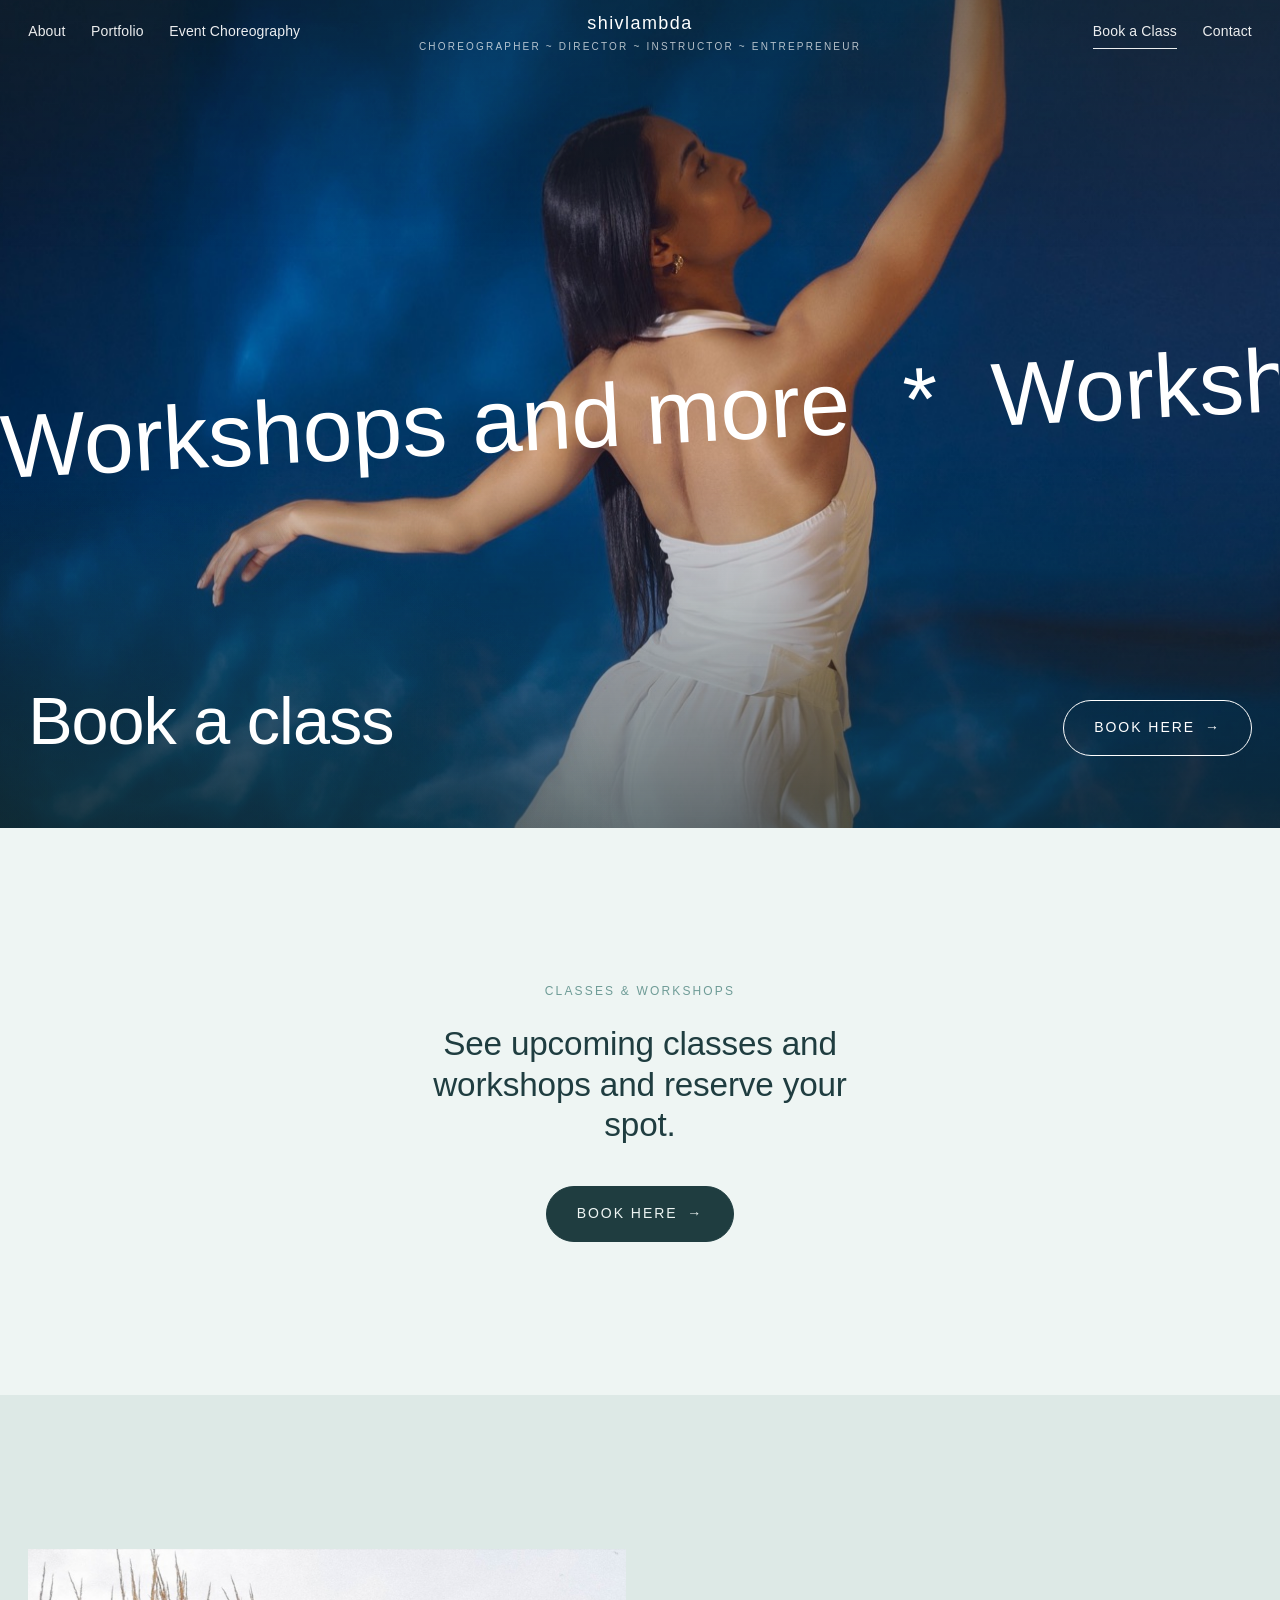
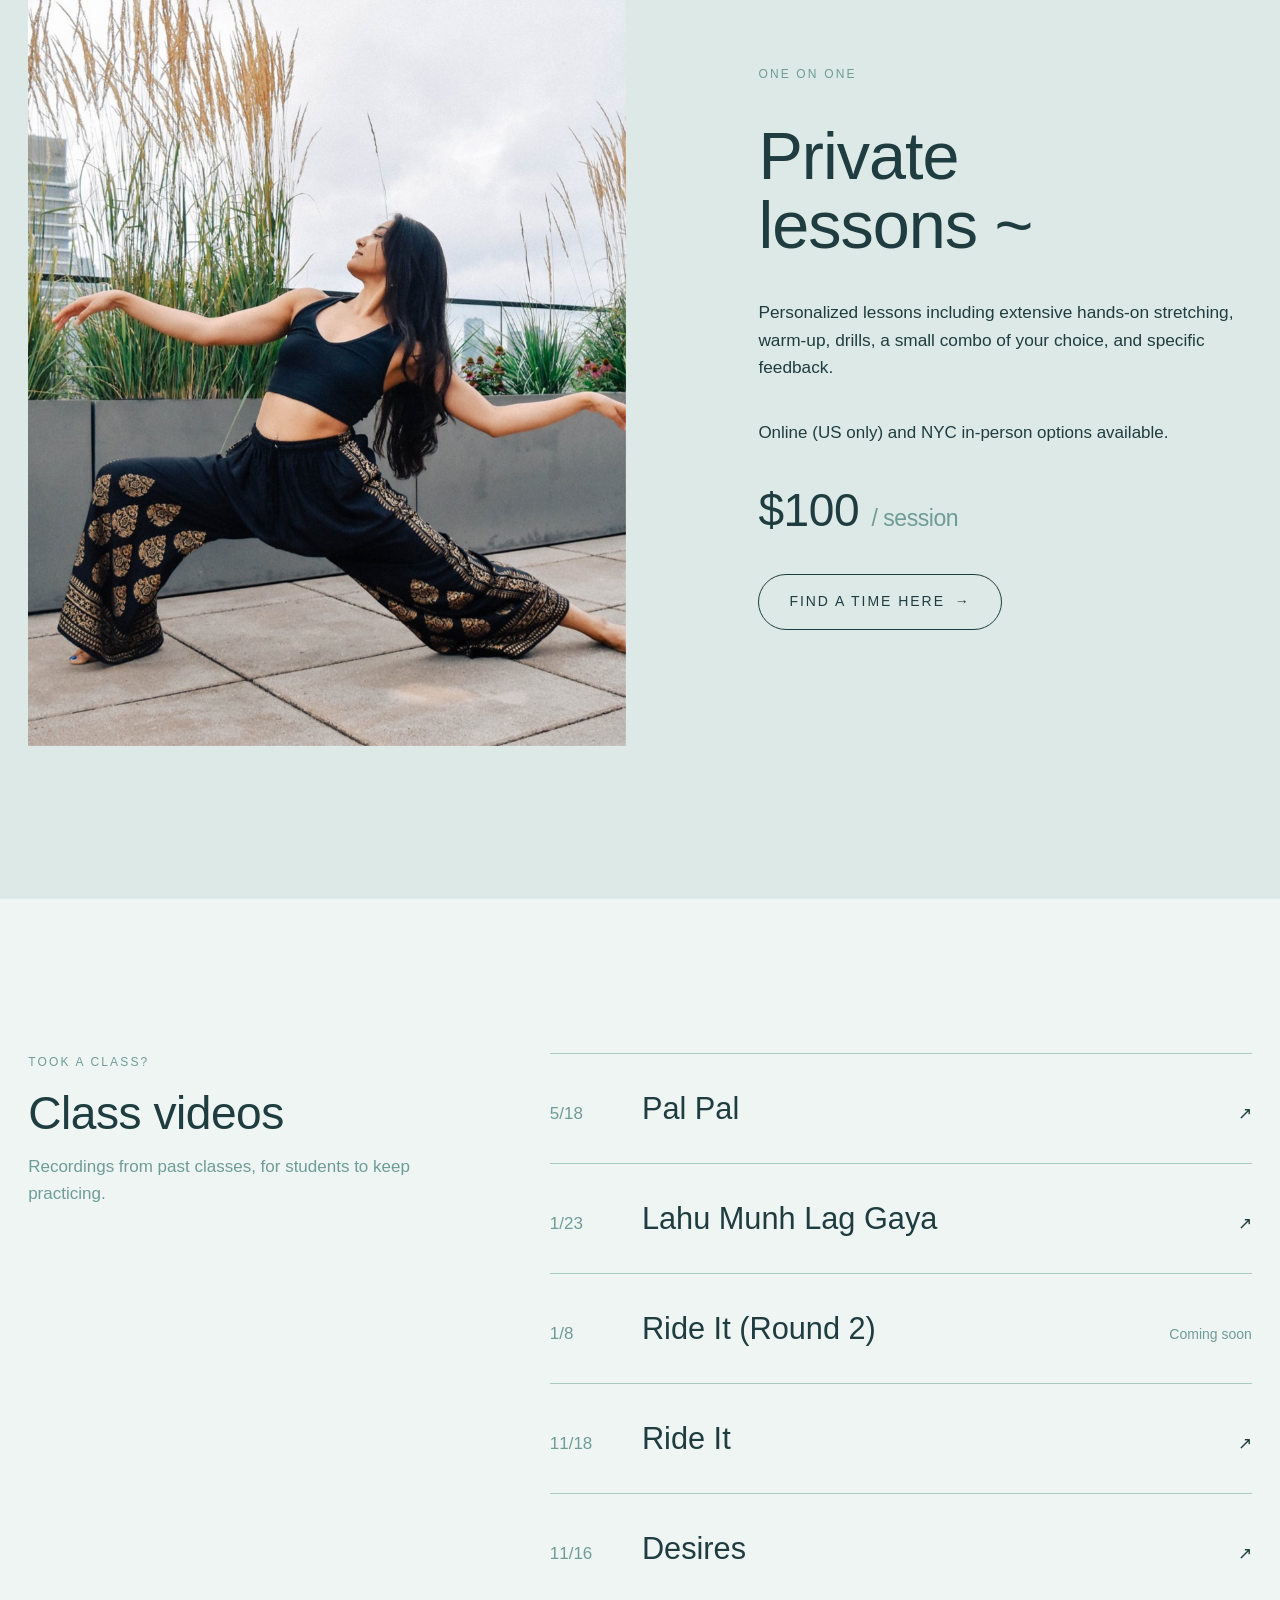
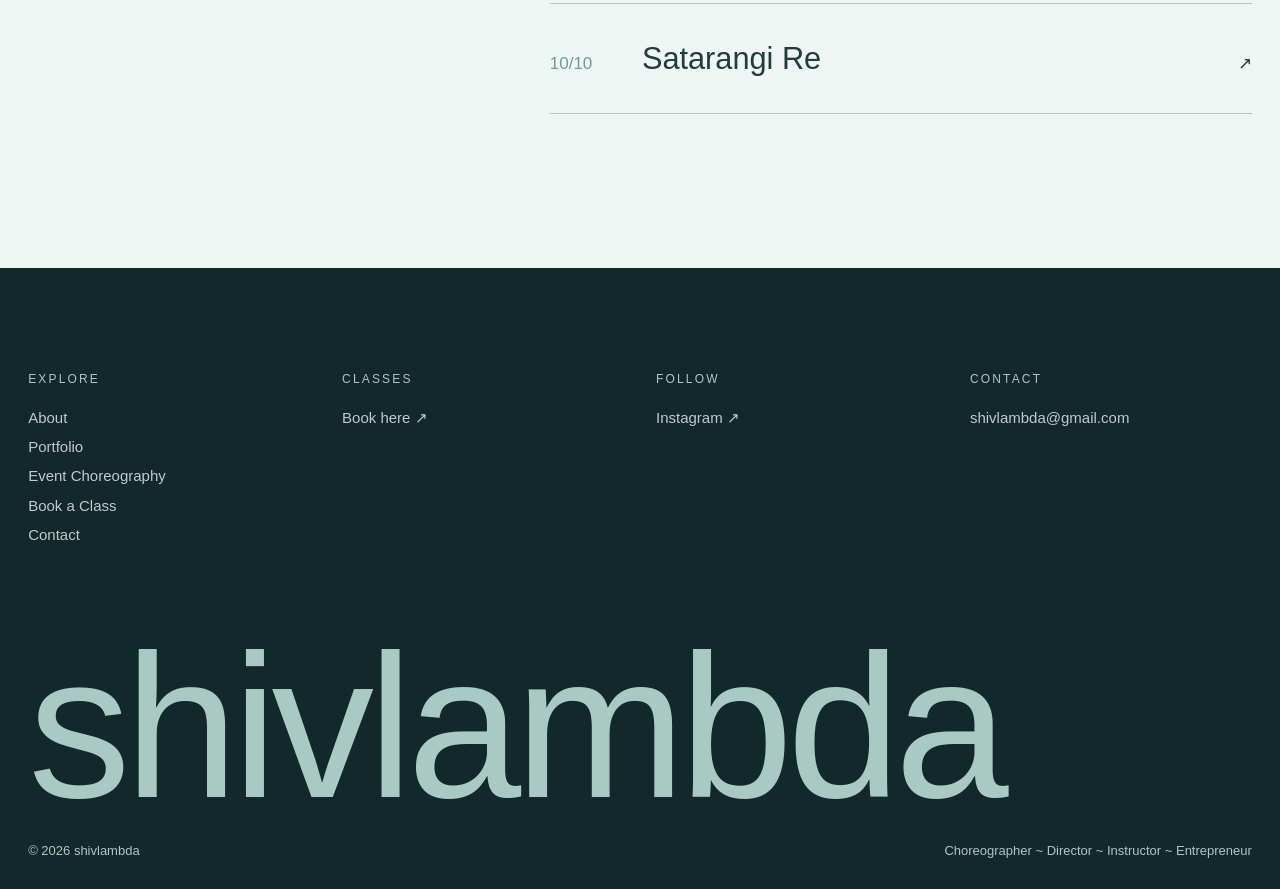
<file: classes.html>
<!doctype html>
<html lang="en">
<head>
  <meta charset="utf-8">
  <meta name="viewport" content="width=device-width, initial-scale=1">
  <title>Book a Class | Shivani Lamba</title>
  <meta name="description" content="Book a dance class or workshop with Shivani Lamba, schedule a private lesson,.">
  <link rel="icon" href="assets/img/logo.png">
  <link rel="stylesheet" href="assets/css/style.css">
</head>
<body>
  <header id="site-header" data-on-dark></header>

  <main>
    <section class="hero" style="height:92svh">
      <div class="hero__media" data-parallax="6">
        <img src="assets/img/shivani-2.jpg" alt="Shivani in white reaching upward, reflected in water" style="object-position:50% 25%">
      </div>
      <div class="marquee" aria-hidden="true">
        <div class="marquee__track">
          <span>Workshops and more</span><span>*</span><span>Workshops and more</span><span>*</span>
          <span>Workshops and more</span><span>*</span><span>Workshops and more</span><span>*</span>
        </div>
      </div>
      <div class="hero__content">
        <h1 class="h1">Book a class</h1>
        <a class="btn btn--light" data-book>Book here <span class="arrow">→</span></a>
      </div>
    </section>

    <!-- BOOK -->
    <section class="section wrap cta-band">
      <p class="eyebrow reveal">Classes &amp; workshops</p>
      <p class="lead reveal reveal-d1" style="max-width:24ch;margin:24px auto 40px">See upcoming classes and workshops and reserve your spot.</p>
      <a class="btn btn--solid reveal reveal-d2" data-book>Book here <span class="arrow">→</span></a>
    </section>

    <!-- PRIVATE LESSONS -->
    <section class="section section--mist wrap">
      <div class="grid">
        <div class="col-6">
          <div class="media media--tall reveal-img" data-parallax="6">
            <img src="assets/img/private-lesson.jpg" alt="Shivani teaching a private lesson" loading="lazy">
          </div>
        </div>
        <div class="col-5 start-8 stack-lg" style="align-self:center">
          <p class="eyebrow">One on one</p>
          <h2 class="h1" data-split>Private<br>lessons ~</h2>
          <p class="body-lg reveal">Personalized lessons including extensive hands-on stretching, warm-up, drills, a small combo of your choice, and specific feedback.</p>
          <p class="reveal">Online (US only) and NYC in-person options available.</p>
          <p class="h2 reveal">$100 <span class="muted" style="font-size:.5em">/ session</span></p>
          <p class="reveal"><a class="btn" href="https://calendly.com/shivlambda/new-meeting" target="_blank" rel="noopener">Find a time here <span class="arrow">→</span></a></p>
        </div>
      </div>
    </section>


    <!-- CLASS VIDEOS -->
    <section class="section wrap">
      <div class="grid">
        <div class="col-4">
          <p class="eyebrow">Took a class?</p>
          <h2 class="h2" style="margin-top:16px">Class videos</h2>
          <p class="muted" style="margin-top:16px">Recordings from past classes, for students to keep practicing.</p>
        </div>
        <div class="col-7 start-6" style="grid-column-end:-1">
          <div class="class-list">
            <a class="class-row" href="https://drive.google.com/drive/folders/12zv0E2PcgGWEjnKNZeyjnigW5y7bR00S" target="_blank" rel="noopener"><span class="muted">5/18</span><h3>Pal Pal</h3><span>↗</span></a>
            <a class="class-row" href="https://drive.google.com/drive/folders/1JDj_nX0o_GNj25qsXRMTTDqmUnEmODNH?usp=sharing" target="_blank" rel="noopener"><span class="muted">1/23</span><h3>Lahu Munh Lag Gaya</h3><span>↗</span></a>
            <div class="class-row"><span class="muted">1/8</span><h3>Ride It (Round 2)</h3><span class="muted" style="font-size:14px">Coming soon</span></div>
            <a class="class-row" href="https://drive.google.com/drive/folders/10kgbYoBJk1NxgDlwcTW6MmO5qZ8Xctee" target="_blank" rel="noopener"><span class="muted">11/18</span><h3>Ride It</h3><span>↗</span></a>
            <a class="class-row" href="https://drive.google.com/drive/folders/12t3TB3cEgccUP9gObOuLhgx7SC0PlT7j?usp=sharing" target="_blank" rel="noopener"><span class="muted">11/16</span><h3>Desires</h3><span>↗</span></a>
            <a class="class-row" href="https://drive.google.com/drive/folders/18o1Wa3_rj4rR7GsKpVmND1_tGyongLKc" target="_blank" rel="noopener"><span class="muted">10/10</span><h3>Satarangi Re</h3><span>↗</span></a>
          </div>
        </div>
      </div>
    </section>
  </main>

  <footer id="site-footer"></footer>
  <script src="assets/js/main.js"></script>
</body>
</html>
</file>
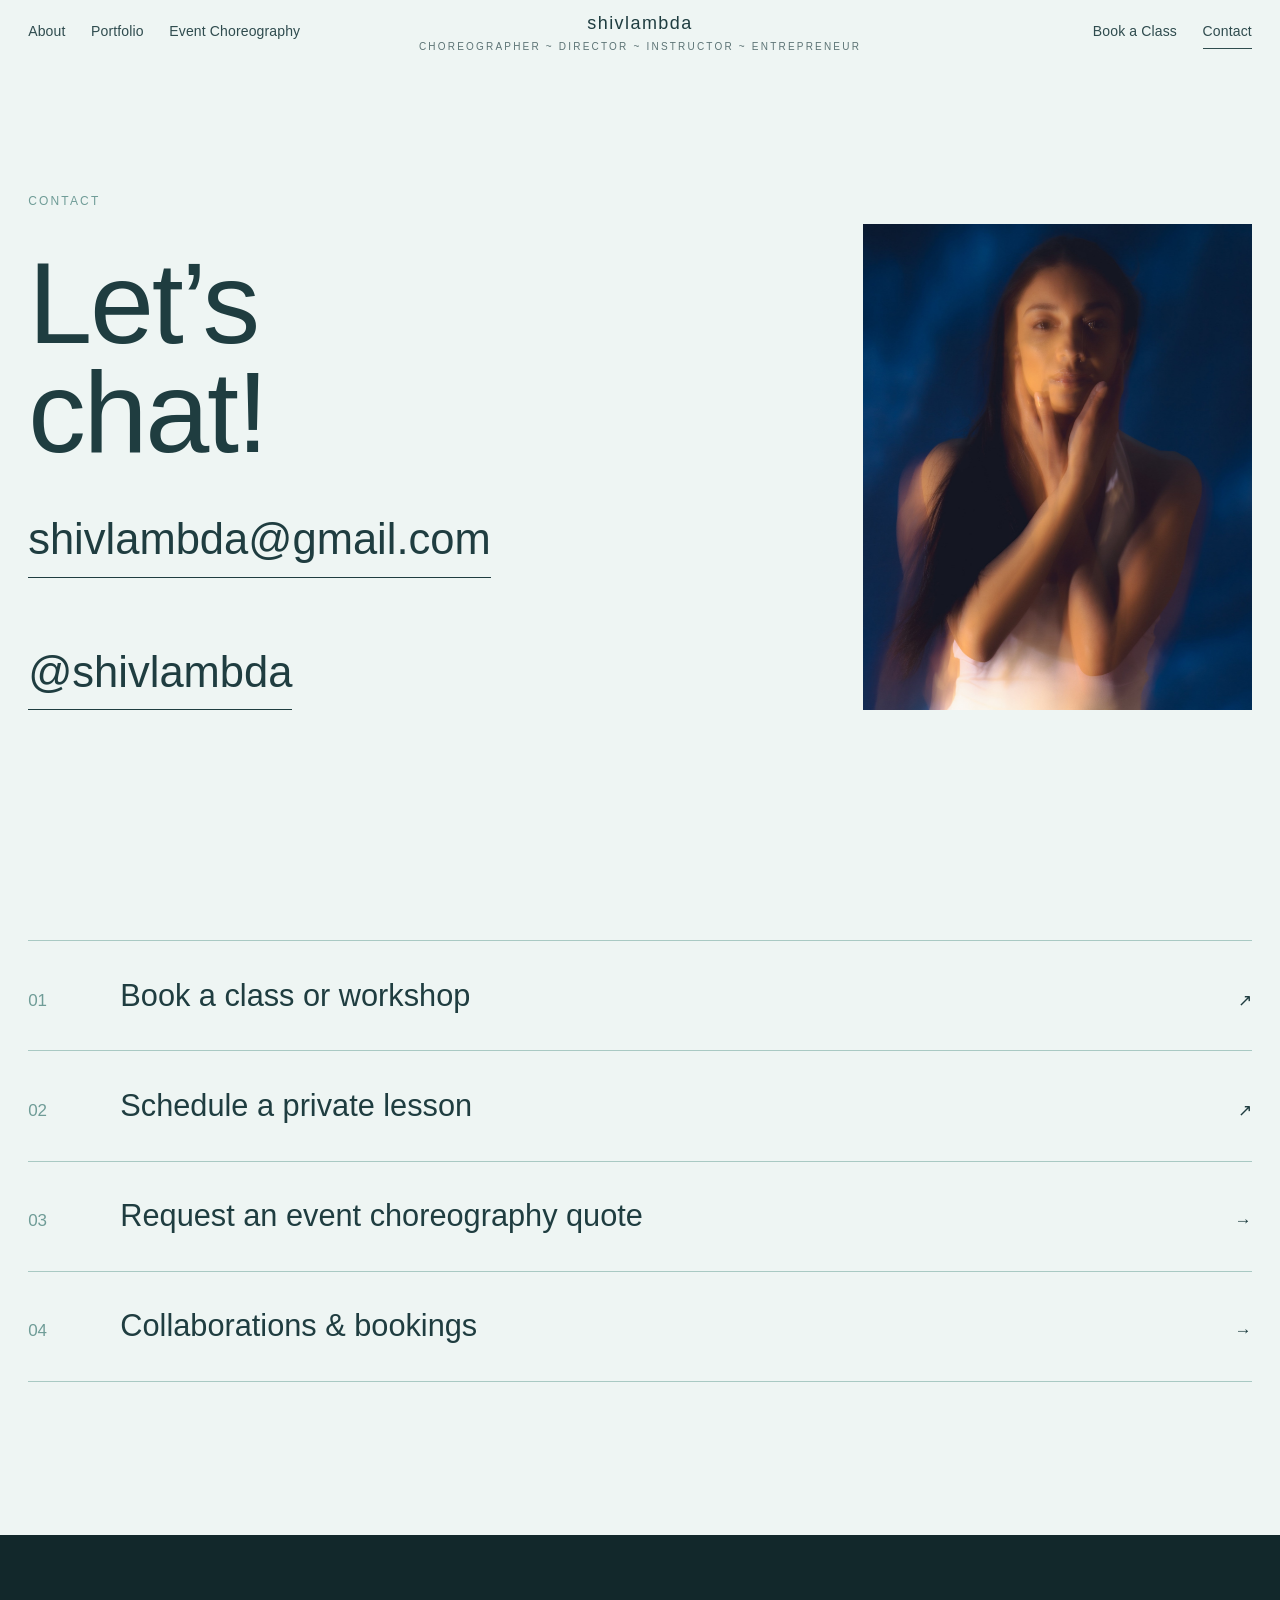
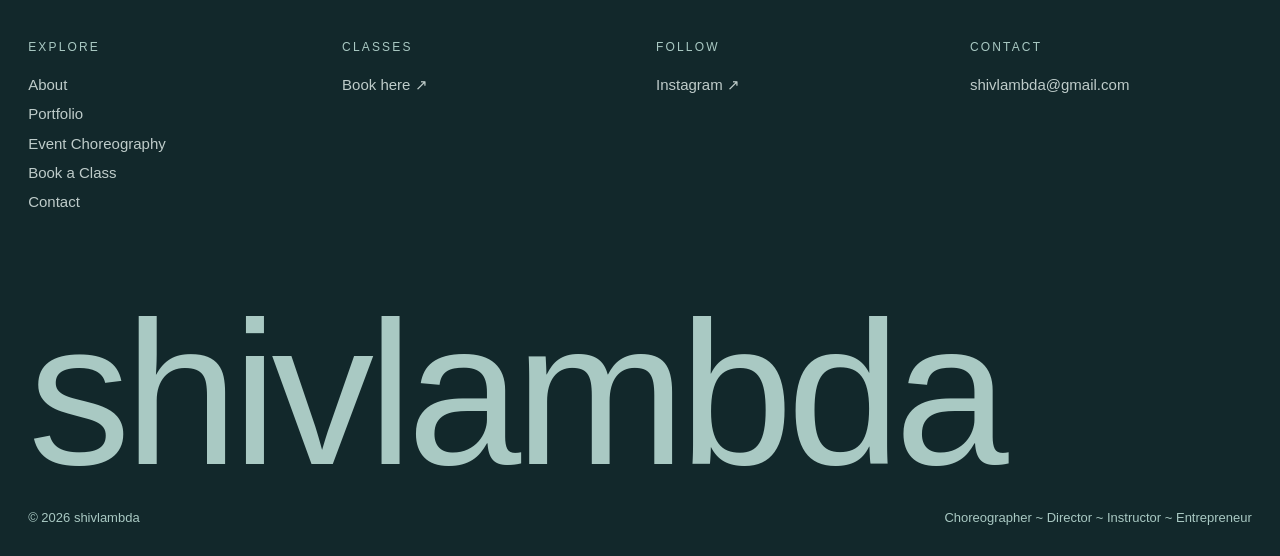
<file: contact.html>
<!doctype html>
<html lang="en">
<head>
  <meta charset="utf-8">
  <meta name="viewport" content="width=device-width, initial-scale=1">
  <title>Contact | Shivani Lamba</title>
  <meta name="description" content="Get in touch with Shivani Lamba for classes, private lessons, event choreography and collaborations.">
  <link rel="icon" href="assets/img/logo.png">
  <link rel="stylesheet" href="assets/css/style.css">
</head>
<body>
  <header id="site-header"></header>

  <main>
    <section class="page-hero wrap">
      <div class="grid">
        <div class="col-7 stack-lg">
          <p class="eyebrow reveal">Contact</p>
          <h1 class="display" data-split>Let’s<br>chat!</h1>
          <div class="contact-lines stack reveal">
            <a class="link-line" href="mailto:shivlambda@gmail.com">shivlambda@gmail.com</a><br>
            <a class="link-line" href="https://www.instagram.com/shivlambda/" target="_blank" rel="noopener">@shivlambda</a>
          </div>
        </div>
        <div class="col-4 start-9" style="grid-column-end:-1;align-self:end">
          <div class="media media--portrait reveal-img" data-parallax="6">
            <img src="assets/img/shivani-9.jpg" alt="Portrait of Shivani against deep blue" loading="lazy">
          </div>
        </div>
      </div>
    </section>

    <section class="section wrap">
      <div class="class-list">
        <a class="class-row" data-book><span class="muted">01</span><h3>Book a class or workshop</h3><span>↗</span></a>
        <a class="class-row" href="https://calendly.com/shivlambda/new-meeting" target="_blank" rel="noopener"><span class="muted">02</span><h3>Schedule a private lesson</h3><span>↗</span></a>
        <a class="class-row" href="mailto:shivlambda@gmail.com?subject=Event%20choreography%20quote"><span class="muted">03</span><h3>Request an event choreography quote</h3><span>→</span></a>
        <a class="class-row" href="mailto:shivlambda@gmail.com?subject=Collaboration"><span class="muted">04</span><h3>Collaborations &amp; bookings</h3><span>→</span></a>
      </div>
    </section>
  </main>

  <footer id="site-footer"></footer>
  <script src="assets/js/main.js"></script>
</body>
</html>
</file>
<file: assets/css/style.css>
/* ==========================================================================
   shivlambda: dance portfolio
   Water palette · Helvetica thin · calm, airy motion
   ========================================================================== */

:root {
  /* Water palette */
  --sea-foam:   #eef5f3;   /* page background */
  --sea-mist:   #dde9e6;   /* soft panels */
  --sea-glass:  #a9c9c3;   /* accents, rules */
  --tide:       #6f9c97;   /* secondary text, hover */
  --deep-water: #1f3d40;   /* primary text */
  --abyss:      #12282b;   /* dark sections */
  --white:      #ffffff;

  --font: "Helvetica Neue", Helvetica, "Nimbus Sans", Arial, sans-serif;
  --thin: 200;
  --light: 300;
  --regular: 400;

  --gutter: clamp(16px, 2.2vw, 32px);
  --header-h: 64px;
  --ease: cubic-bezier(.22, .61, .36, 1);
  --ease-slow: cubic-bezier(.65, 0, .35, 1);
}

*, *::before, *::after { box-sizing: border-box; }

html { -webkit-text-size-adjust: 100%; scroll-behavior: smooth; }

body {
  margin: 0;
  background: var(--sea-foam);
  color: var(--deep-water);
  font-family: var(--font);
  font-weight: var(--thin);
  font-size: 17px;
  line-height: 1.55;
  -webkit-font-smoothing: antialiased;
  overflow-x: hidden;
}

body.is-locked { overflow: hidden; }

img, video { display: block; max-width: 100%; }
a { color: inherit; text-decoration: none; }
h1, h2, h3, h4, p { margin: 0; font-weight: var(--thin); }

.sr-only {
  position: absolute; width: 1px; height: 1px; overflow: hidden;
  clip: rect(0 0 0 0); white-space: nowrap;
}

/* ---------- Type scale ---------- */
.display {
  font-size: clamp(44px, 9vw, 150px);
  line-height: .95;
  letter-spacing: -.02em;
  font-weight: 100;
}
.h1 { font-size: clamp(34px, 5.2vw, 80px); line-height: 1.04; letter-spacing: -.015em; }
.h2 { font-size: clamp(28px, 3.6vw, 54px); line-height: 1.1;  letter-spacing: -.01em; }
.lead { font-size: clamp(22px, 2.6vw, 40px); line-height: 1.22; letter-spacing: -.005em; }
.body-lg { font-size: clamp(17px, 1.35vw, 20px); line-height: 1.6; }
.eyebrow {
  font-size: 12px; letter-spacing: .18em; text-transform: uppercase;
  font-weight: var(--regular); color: var(--tide);
}
.muted { color: var(--tide); }

/* Underlined text link, like the inspiration's "About the Brand" */
.link-line {
  display: inline-block;
  font-weight: var(--light);
  padding-bottom: 4px;
  background: linear-gradient(currentColor, currentColor) left bottom / 100% 1px no-repeat;
  transition: background-size .5s var(--ease), color .3s;
}
.link-line:hover { background-size: 0 1px; background-position: right bottom; }

/* Pill button for booking */
.btn {
  display: inline-flex; align-items: center; gap: .7em;
  padding: 16px 30px;
  border: 1px solid currentColor;
  border-radius: 999px;
  font-size: 14px; letter-spacing: .14em; text-transform: uppercase;
  font-weight: var(--regular);
  transition: background .4s var(--ease), color .4s var(--ease), border-color .4s;
}
.btn:hover { background: var(--deep-water); color: var(--sea-foam); border-color: var(--deep-water); }
.btn--solid { background: var(--deep-water); color: var(--sea-foam); border-color: var(--deep-water); }
.btn--solid:hover { background: var(--tide); border-color: var(--tide); }
.btn--light { color: var(--white); }
.btn--light:hover { background: var(--white); color: var(--deep-water); border-color: var(--white); }
.btn .arrow { transition: transform .4s var(--ease); }
.btn:hover .arrow { transform: translateX(4px); }

/* ---------- Layout ---------- */
.wrap { padding-inline: var(--gutter); }
.section { padding-block: clamp(80px, 12vw, 180px); }
.section--tight { padding-block: clamp(56px, 7vw, 100px); }
.section--dark { background: var(--abyss); color: var(--sea-mist); }
.section--dark .muted, .section--dark .eyebrow { color: var(--sea-glass); }
.section--mist { background: var(--sea-mist); }

.grid {
  display: grid;
  grid-template-columns: repeat(12, 1fr);
  column-gap: var(--gutter);
  row-gap: clamp(40px, 6vw, 80px);
}
.col-full { grid-column: 1 / -1; }
.col-7, .col-6, .col-5, .col-4 { grid-column: var(--start, auto) / span var(--span); }
.col-7 { --span: 7; }
.col-6 { --span: 6; }
.col-5 { --span: 5; }
.col-4 { --span: 4; }
.start-6 { --start: 6; }
.start-7 { --start: 7; }
.start-8 { --start: 8; }
.start-9 { --start: 9; }
@media (max-width: 860px) {
  .col-7, .col-6, .col-5, .col-4 { grid-column: 1 / -1 !important; }
}

.stack > * + * { margin-top: 1.4em; }
.stack-lg > * + * { margin-top: clamp(28px, 3vw, 48px); }

/* ---------- Header ---------- */
.site-header {
  position: fixed; inset: 0 0 auto 0; z-index: 50;
  height: var(--header-h);
  display: grid; grid-template-columns: 1fr auto 1fr; align-items: center;
  padding-inline: var(--gutter);
  font-size: 14px; font-weight: var(--light); letter-spacing: .01em;
  color: var(--deep-water);
  transition: background .5s var(--ease), color .5s var(--ease), transform .5s var(--ease), backdrop-filter .5s;
}
.site-header.on-dark { color: var(--white); }
.site-header.is-scrolled {
  background: color-mix(in srgb, var(--sea-foam) 82%, transparent);
  backdrop-filter: blur(14px);
  -webkit-backdrop-filter: blur(14px);
  color: var(--deep-water);
}
.site-header.is-hidden { transform: translateY(-100%); }

.nav { display: flex; gap: clamp(16px, 2vw, 28px); }
.nav--right { justify-content: flex-end; }
.nav a { position: relative; padding-block: 6px; opacity: .92; }
.nav a::after {
  content: ""; position: absolute; left: 0; right: 0; bottom: 0; height: 1px;
  background: currentColor; transform: scaleX(0); transform-origin: right;
  transition: transform .45s var(--ease);
}
.nav a:hover::after, .nav a[aria-current="page"]::after { transform: scaleX(1); transform-origin: left; }

.brand {
  text-align: center; text-transform: lowercase;
  font-size: 18px; letter-spacing: .08em; font-weight: var(--light);
  white-space: nowrap;
}
.brand small {
  display: block; font-size: 10px; letter-spacing: .22em; text-transform: uppercase; opacity: .7;
  white-space: normal; text-wrap: balance; line-height: 1.5; margin-top: 2px;
}
@media (max-width: 1180px) { .brand small { max-width: 30em; margin-inline: auto; } }
@media (max-width: 860px)  { .brand small { max-width: 26em; margin-inline: 0; font-size: 9px; } }

.menu-toggle {
  display: none; justify-self: end;
  background: none; border: 0; padding: 8px; color: inherit; cursor: pointer;
  font: inherit; font-size: 14px; letter-spacing: .08em;
}

/* Mobile menu */
.mobile-menu {
  position: fixed; inset: 0; z-index: 49;
  background: var(--sea-foam);
  display: flex; flex-direction: column; justify-content: center;
  padding: var(--gutter);
  gap: 10px;
  clip-path: inset(0 0 100% 0);
  transition: clip-path .8s var(--ease-slow);
}
.mobile-menu a { font-size: clamp(34px, 9vw, 56px); font-weight: 100; letter-spacing: -.01em; }
.menu-open .mobile-menu { clip-path: inset(0 0 0 0); }
.menu-open .site-header { color: var(--deep-water); background: transparent; backdrop-filter: none; }

@media (max-width: 860px) {
  .site-header { grid-template-columns: 1fr auto; }
  .nav { display: none; }
  .brand { text-align: left; }
  .menu-toggle { display: block; }
}

/* ---------- Intro (home) ---------- */
.intro {
  position: fixed; inset: 0; z-index: 100;
  display: grid; place-items: center;
  background: var(--sea-foam);
  color: var(--deep-water);
  pointer-events: none;
  transition: clip-path 1.2s var(--ease-slow);
  clip-path: inset(0 0 0 0);
}
.intro__word {
  font-size: clamp(48px, 12vw, 180px); font-weight: 100; letter-spacing: .02em;
  text-transform: lowercase; display: flex; overflow: hidden;
}
.intro__word span {
  display: inline-block; transform: translateY(110%);
  animation: rise 1s var(--ease) forwards;
}
.intro__sub {
  position: absolute; bottom: 12vh; left: 0; right: 0; text-align: center;
  opacity: 0; animation: fade .8s .9s var(--ease) forwards;
}
.intro.is-done { clip-path: inset(0 0 100% 0); }
@keyframes rise { to { transform: translateY(0); } }
@keyframes fade { to { opacity: 1; } }

/* ---------- Hero ---------- */
.hero {
  position: relative; height: 100svh; min-height: 560px;
  overflow: hidden; color: var(--white);
  background: var(--abyss);
}
.hero__media, .hero__media video, .hero__media img {
  position: absolute; inset: 0; width: 100%; height: 100%; object-fit: cover;
}
/* Shown behind the hero media while it loads: slow drifting water gradient */
.hero__water {
  position: absolute; inset: -20%;
  background:
    radial-gradient(40% 50% at 20% 30%, #5f9893 0%, transparent 70%),
    radial-gradient(45% 55% at 80% 60%, #2e6266 0%, transparent 70%),
    radial-gradient(35% 40% at 50% 90%, #8ab9b2 0%, transparent 70%),
    linear-gradient(160deg, #1d4245, #0f2427);
  filter: blur(30px);
  animation: drift 18s ease-in-out infinite alternate;
}
@keyframes drift {
  0%   { transform: translate3d(0, 0, 0) scale(1); }
  50%  { transform: translate3d(-4%, 3%, 0) scale(1.08); }
  100% { transform: translate3d(3%, -2%, 0) scale(1.03); }
}
.hero::after {
  content: ""; position: absolute; inset: 0;
  background:
    radial-gradient(70% 60% at 0% 100%, rgba(18,40,43,.6), transparent 70%),
    linear-gradient(to bottom, rgba(18,40,43,.35), transparent 30%, transparent 55%, rgba(18,40,43,.6));
}
.hero__content {
  position: absolute; z-index: 2; left: var(--gutter); right: var(--gutter); bottom: clamp(32px, 6vw, 72px);
  display: flex; justify-content: space-between; align-items: flex-end; gap: 24px; flex-wrap: wrap;
}
.hero__scroll {
  font-size: 12px; letter-spacing: .2em; text-transform: uppercase; font-weight: var(--regular);
  display: flex; align-items: center; gap: 12px;
}
.hero__scroll::after {
  content: ""; width: 1px; height: 44px; background: currentColor;
  animation: drip 2.2s var(--ease) infinite;
  transform-origin: top;
}
@keyframes drip {
  0% { transform: scaleY(0); } 50% { transform: scaleY(1); transform-origin: top; }
  51% { transform-origin: bottom; } 100% { transform: scaleY(0); transform-origin: bottom; }
}

/* Short page hero (inner pages) */
.page-hero {
  padding-top: calc(var(--header-h) + clamp(60px, 10vw, 160px));
  padding-bottom: clamp(40px, 6vw, 90px);
}

/* ---------- Media ---------- */
.media {
  position: relative; overflow: hidden; background: var(--sea-mist);
}
.media img, .media video { width: 100%; height: 100%; object-fit: cover; }
.media--portrait { aspect-ratio: 4 / 5; }
.media--tall { aspect-ratio: 3 / 4; }
.media--wide { aspect-ratio: 16 / 9; }
.media--square { aspect-ratio: 1; }
.media--cinema { aspect-ratio: 21 / 9; }
@media (max-width: 860px) { .media--cinema { aspect-ratio: 4 / 3; } }

/* Logos (e.g. schools) sit whole on white instead of being cropped like photos */
.media--logo { background: var(--white); }
.media--logo img { object-fit: contain; padding: 12% 14%; }

/* Placeholder until real images are dropped in */
.media--ph {
  background:
    linear-gradient(135deg, var(--sea-mist), var(--sea-glass));
  display: grid; place-items: center;
}
.media--ph::before {
  content: attr(data-label);
  font-size: 12px; letter-spacing: .18em; text-transform: uppercase; color: var(--deep-water); opacity: .55;
}

/* ---------- Scroll reveal ---------- */
.reveal { opacity: 0; transform: translateY(40px); transition: opacity 1.1s var(--ease), transform 1.1s var(--ease); }
.reveal.is-in { opacity: 1; transform: none; }
.reveal-d1 { transition-delay: .12s; }
.reveal-d2 { transition-delay: .24s; }

/* Image wipe-up reveal */
.reveal-img { clip-path: inset(100% 0 0 0); transition: clip-path 1.4s var(--ease-slow); }
.reveal-img img, .reveal-img video { transform: scale(1.15); transition: transform 1.8s var(--ease); }
.reveal-img.is-in { clip-path: inset(0 0 0 0); }
.reveal-img.is-in img, .reveal-img.is-in video { transform: scale(1); }

/* Line-by-line text reveal */
.split-line { display: block; overflow: hidden; }
.split-line > span { display: block; transform: translateY(105%); transition: transform 1.1s var(--ease); }
.is-in .split-line > span { transform: none; }

/* Parallax target (JS sets --p) */
[data-parallax] img, [data-parallax] video { transform: translateY(var(--p, 0)) scale(1.12); will-change: transform; }

@media (prefers-reduced-motion: reduce) {
  *, *::before, *::after { animation: none !important; transition: none !important; }
  .reveal, .reveal-img, .split-line > span { opacity: 1; transform: none; clip-path: none; }
  .intro { display: none; }
  [data-parallax] img, [data-parallax] video { transform: none; }
}

/* ---------- Horizontal carousel ---------- */
.carousel { position: relative; }
.carousel__head {
  display: flex; justify-content: space-between; align-items: end; gap: 20px;
  margin-bottom: clamp(24px, 3vw, 40px);
}
.carousel__controls { display: flex; gap: 8px; }
.carousel__btn {
  width: 48px; height: 48px; border-radius: 50%;
  border: 1px solid var(--sea-glass); background: transparent; color: inherit; cursor: pointer;
  font-size: 18px; transition: background .3s, border-color .3s;
}
.carousel__btn:hover { background: var(--deep-water); color: var(--sea-foam); border-color: var(--deep-water); }
.carousel__track {
  display: flex; gap: var(--gutter);
  overflow-x: auto; scroll-snap-type: x mandatory; scrollbar-width: none;
  scroll-padding-inline: var(--gutter);
  padding-inline: var(--gutter); margin-inline: calc(var(--gutter) * -1);
  cursor: grab;
}
.carousel__track::-webkit-scrollbar { display: none; }
.carousel__track.is-dragging { cursor: grabbing; scroll-snap-type: none; }
.carousel__item { flex: 0 0 clamp(260px, 30vw, 460px); scroll-snap-align: start; }
.carousel__item .media { margin-bottom: 16px; }
.carousel__item img { pointer-events: none; transition: transform 1s var(--ease); }
.carousel__item:hover img { transform: scale(1.04); }
.card-title { font-size: 20px; font-weight: var(--light); }
.card-meta { font-size: 14px; color: var(--tide); margin-top: 2px; }

/* ---------- Category index (like the product counts list) ---------- */
.index-list { list-style: none; margin: 0; padding: 0; border-top: 1px solid var(--sea-glass); }
.index-list li { border-bottom: 1px solid var(--sea-glass); }
.index-list a {
  display: flex; justify-content: space-between; align-items: baseline; gap: 20px;
  padding: clamp(18px, 2.4vw, 32px) 0;
  font-size: clamp(28px, 4.4vw, 68px); font-weight: 100; letter-spacing: -.01em;
  transition: padding .5s var(--ease), color .3s;
}
.index-list a:hover { padding-left: 18px; color: var(--tide); }
.index-list sup { font-size: 14px; letter-spacing: .1em; font-weight: var(--light); color: var(--tide); }

/* ---------- Portfolio grid ---------- */
.filters { display: flex; flex-wrap: wrap; gap: 10px; margin-bottom: clamp(32px, 4vw, 56px); }
.filter {
  background: none; border: 1px solid var(--sea-glass); border-radius: 999px;
  padding: 9px 18px; font: inherit; font-size: 14px; font-weight: var(--light); color: inherit; cursor: pointer;
  transition: background .3s, color .3s, border-color .3s;
}
.filter[aria-pressed="true"], .filter:hover { background: var(--deep-water); color: var(--sea-foam); border-color: var(--deep-water); }

/* Row-ordered grid so the newest credits read first, left to right */
.masonry {
  display: grid; grid-template-columns: repeat(auto-fill, minmax(300px, 1fr));
  gap: clamp(32px, 4vw, 56px) var(--gutter); align-items: start;
}
.masonry .work { display: block; }
.masonry .work .media { aspect-ratio: 4 / 3; }
.work .media { margin-bottom: 12px; }
.work.is-hidden { display: none; }

/* Low-res YouTube thumbnails (hq/sd) are 4:3 with baked-in letterbox bars, so zoom past them.
   hqdefault cards sit in 4:3 boxes, so they need the full 4:3 → 16:9 zoom. */
.media img[src*="i.ytimg.com"][src*="/sddefault"] { scale: 1.06; }
.media img[src*="i.ytimg.com"][src*="/hqdefault"] { scale: 1.34; }

/* Video thumbnail with a centred play button */
.video-card { position: relative; display: block; }
.video-card .play {
  position: absolute; left: 50%; top: 50%; transform: translate(-50%, -50%);
  width: 84px; height: 84px; border-radius: 50%; display: grid; place-items: center;
  border: 1px solid rgba(255,255,255,.8); color: var(--white); font-size: 20px; padding-left: 4px;
  background: rgba(18,40,43,.25); backdrop-filter: blur(6px); -webkit-backdrop-filter: blur(6px);
  transition: transform .5s var(--ease), background .4s;
}
.video-card:hover .play { transform: translate(-50%, -50%) scale(1.08); background: rgba(18,40,43,.5); }

/* ---------- Lightbox ---------- */
.lightbox {
  position: fixed; inset: 0; z-index: 200; background: rgba(18, 40, 43, .94);
  display: grid; place-items: center; padding: 5vw;
  opacity: 0; pointer-events: none; transition: opacity .4s var(--ease);
}
.lightbox.is-open { opacity: 1; pointer-events: auto; }
.lightbox img, .lightbox video, .lightbox iframe { max-height: 86vh; max-width: 100%; width: auto; }
.lightbox iframe { width: min(1100px, 90vw); aspect-ratio: 16 / 9; height: auto; border: 0; }
.lightbox__close {
  position: absolute; top: 16px; right: var(--gutter);
  background: none; border: 0; color: var(--white); font: inherit; font-size: 14px; letter-spacing: .14em;
  text-transform: uppercase; cursor: pointer;
}

/* ---------- Classes ---------- */
.class-list { border-top: 1px solid var(--sea-glass); }
.class-row {
  display: grid; grid-template-columns: 64px 1fr auto; gap: var(--gutter); align-items: baseline;
  padding: clamp(20px, 2.4vw, 32px) 0; border-bottom: 1px solid var(--sea-glass);
  transition: padding .5s var(--ease), color .3s;
}
.class-row h3 { font-size: clamp(22px, 2.4vw, 34px); }
a.class-row:hover { padding-left: 14px; color: var(--tide); }

/* ---------- Marquee (classes hero) ---------- */
.marquee {
  position: absolute; z-index: 2; left: 0; right: 0; top: 50%; transform: translateY(-50%) rotate(-3deg);
  overflow: hidden; pointer-events: none;
}
.marquee__track {
  display: flex; gap: .6em; width: max-content;
  font-size: clamp(40px, 7vw, 110px); font-weight: 100; white-space: nowrap;
  animation: marquee 28s linear infinite;
}
@keyframes marquee { to { transform: translateX(-50%); } }

/* ---------- Book CTA band ---------- */
.cta-band { text-align: center; }
.cta-band .h1 { max-width: 16ch; margin-inline: auto; }

/* ---------- Contact ---------- */
.contact-lines a { font-size: clamp(24px, 3.4vw, 52px); font-weight: 100; display: inline-block; }

/* ---------- Footer ---------- */
.site-footer {
  background: var(--abyss); color: var(--sea-mist);
  padding: clamp(60px, 8vw, 120px) var(--gutter) 28px;
}
.site-footer .footer-word {
  font-size: clamp(56px, 16vw, 260px); font-weight: 100; letter-spacing: -.03em; line-height: .85;
  text-transform: lowercase; margin-top: clamp(48px, 7vw, 100px); color: var(--sea-glass);
}
.footer-cols { display: grid; grid-template-columns: repeat(auto-fit, minmax(180px, 1fr)); gap: 32px; font-size: 15px; }
.footer-cols h4 { font-size: 12px; letter-spacing: .18em; text-transform: uppercase; font-weight: var(--regular); color: var(--sea-glass); margin-bottom: 14px; }
.footer-cols a { display: block; padding: 3px 0; opacity: .85; }
.footer-cols a:hover { opacity: 1; }
.footer-base { display: flex; justify-content: space-between; flex-wrap: wrap; gap: 12px; margin-top: 28px; font-size: 13px; color: var(--sea-glass); }
</file>
